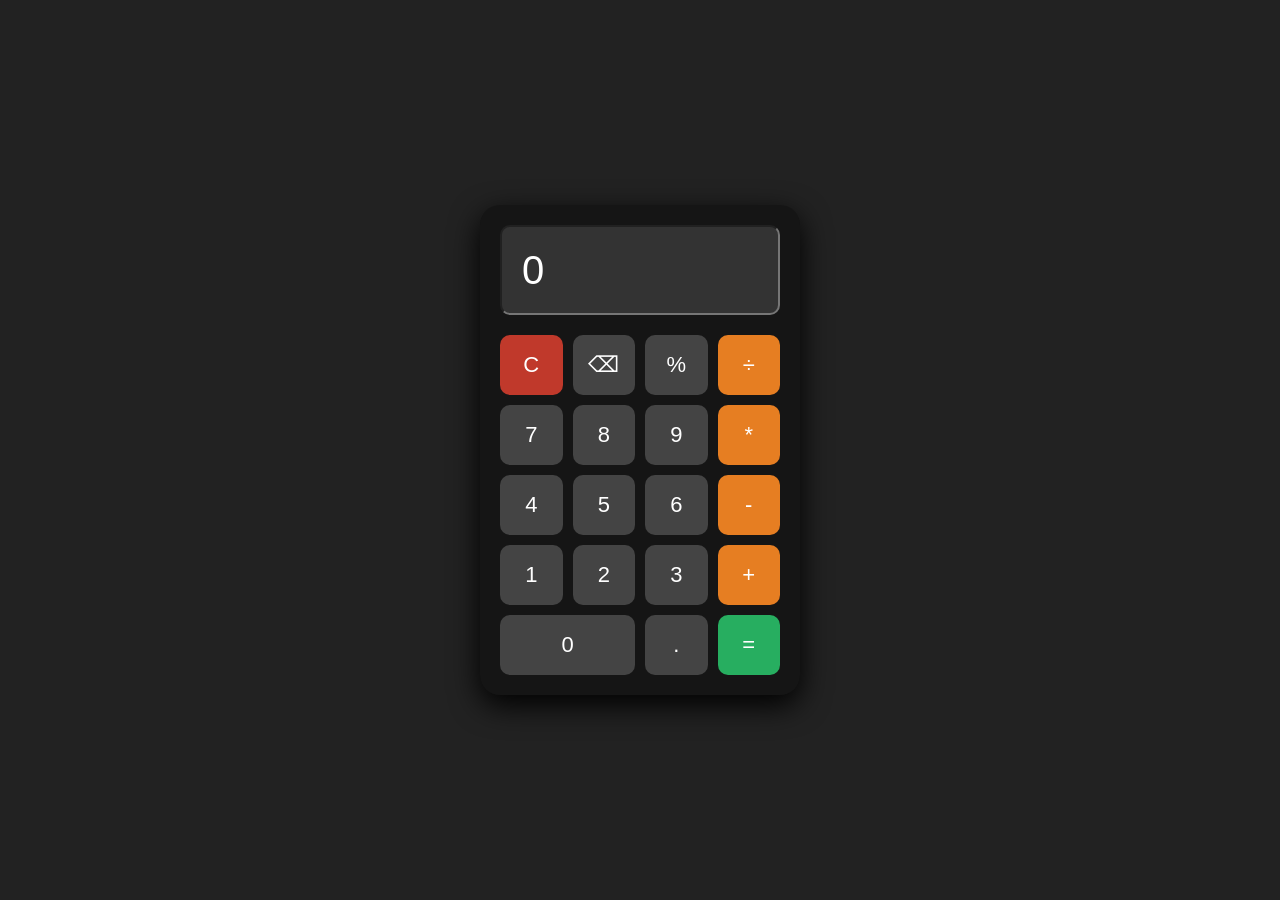
<file: Calculadora/index.html>
<!DOCTYPE html>
<html lang="es">

<head>

    <meta charset="UTF-8">
    <meta name="viewport" content="width=device-width, initial-scale=1.0">

    <title>Calculadora</title>

    <link rel="stylesheet" href="style.css">

</head>

<body>

    <div class="calculadora">

        <!-- Pantalla -->
        <div >
           <input class="board" type="text" id="textbox" value="0" readonly>
        </div>

        <!-- Botones -->
        <div class="botones">

            <button onclick="clear_()" class="limpiar">C</button>
            <button onclick="delete_()"class="delete">⌫</button>
            <button>%</button>
            <button onclick="WriteOperation(this)" class="operador">÷</button>

            <button onclick="WriteNumber(this)">7</button>
            <button onclick="WriteNumber(this)">8</button>
            <button onclick="WriteNumber(this)">9</button>
            <button onclick="WriteOperation(this)" class="operador">*</button>

            <button onclick="WriteNumber(this)">4</button>
            <button onclick="WriteNumber(this)">5</button>
            <button onclick="WriteNumber(this)">6</button>
            <button onclick="WriteOperation(this)" class="operador">-</button>

            <button onclick="WriteNumber(this)">1</button>
            <button onclick="WriteNumber(this)">2</button>
            <button onclick="WriteNumber(this)">3</button>
            <button onclick="WriteOperation(this)" class="operador">+</button>

            <button onclick="WriteNumber(this)" class="cero">0</button>
            <button>.</button>
            <button onclick="resolve()" class="igual">=</button>

        </div>

    </div>
     <script src="script.js"></script>
</body>

</html>
</file>
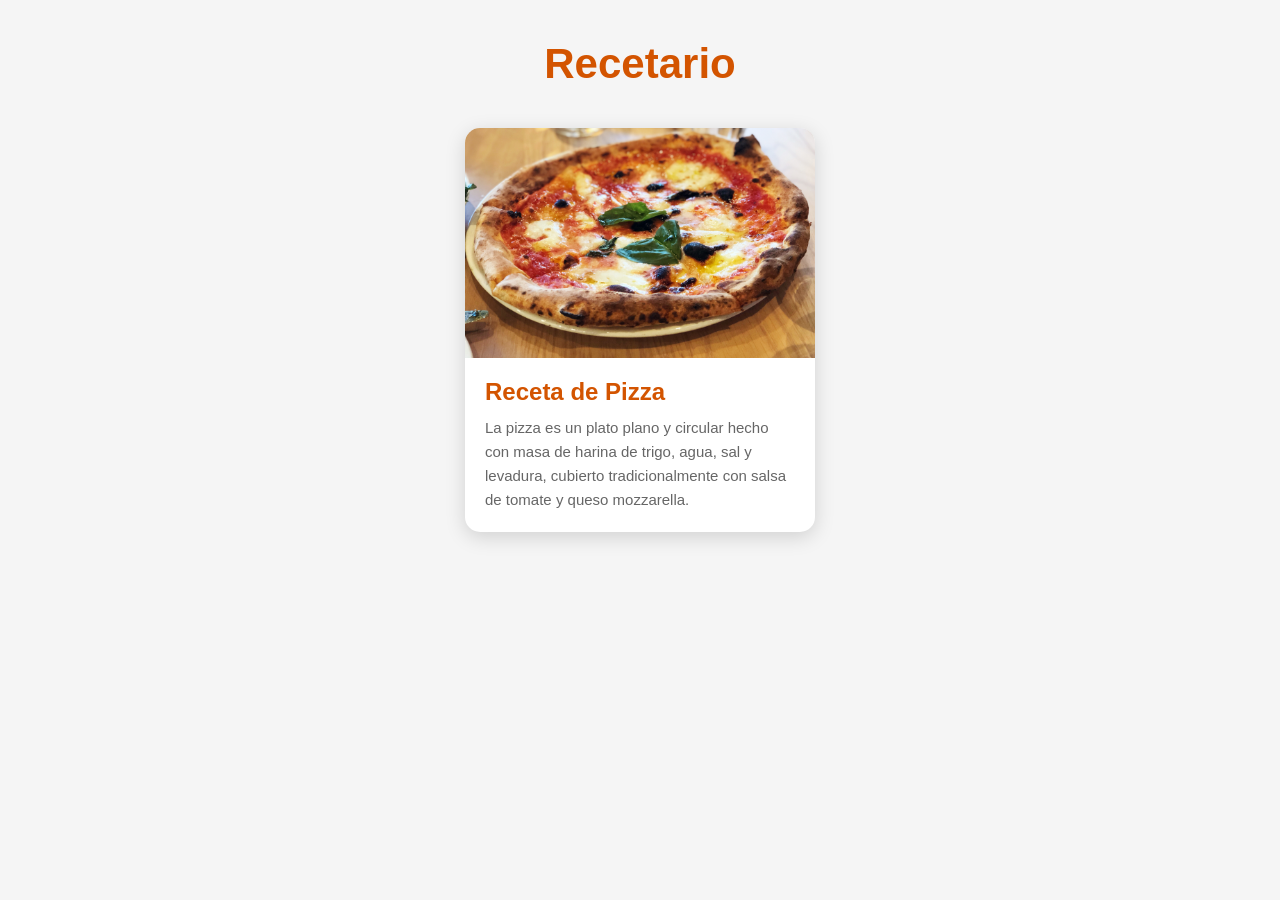
<file: Resetario/index.html>
<!DOCTYPE html>
<html lang="ES">
<head>
    <meta charset="UTF-8">
    <meta name="viewport" content="width=device-width, initial-scale=1.0">

    <title>Recetario</title>

    <link rel="stylesheet" href="style.css">
</head>

<body>

    <h1>Recetario</h1>

    <ul class="recipe-list">

        <li class="recipe-card">

            <a href="Pizza.html">

                <img src="img/Pizza.jpg" alt="Pizza">

                <div class="recipe-content">

                    <h2>Receta de Pizza</h2>

                    <p>
                        La pizza es un plato plano y circular hecho con masa de harina
                        de trigo, agua, sal y levadura, cubierto tradicionalmente con
                        salsa de tomate y queso mozzarella.
                    </p>

                </div>

            </a>

        </li>

    </ul>

</body>
</html>
</file>
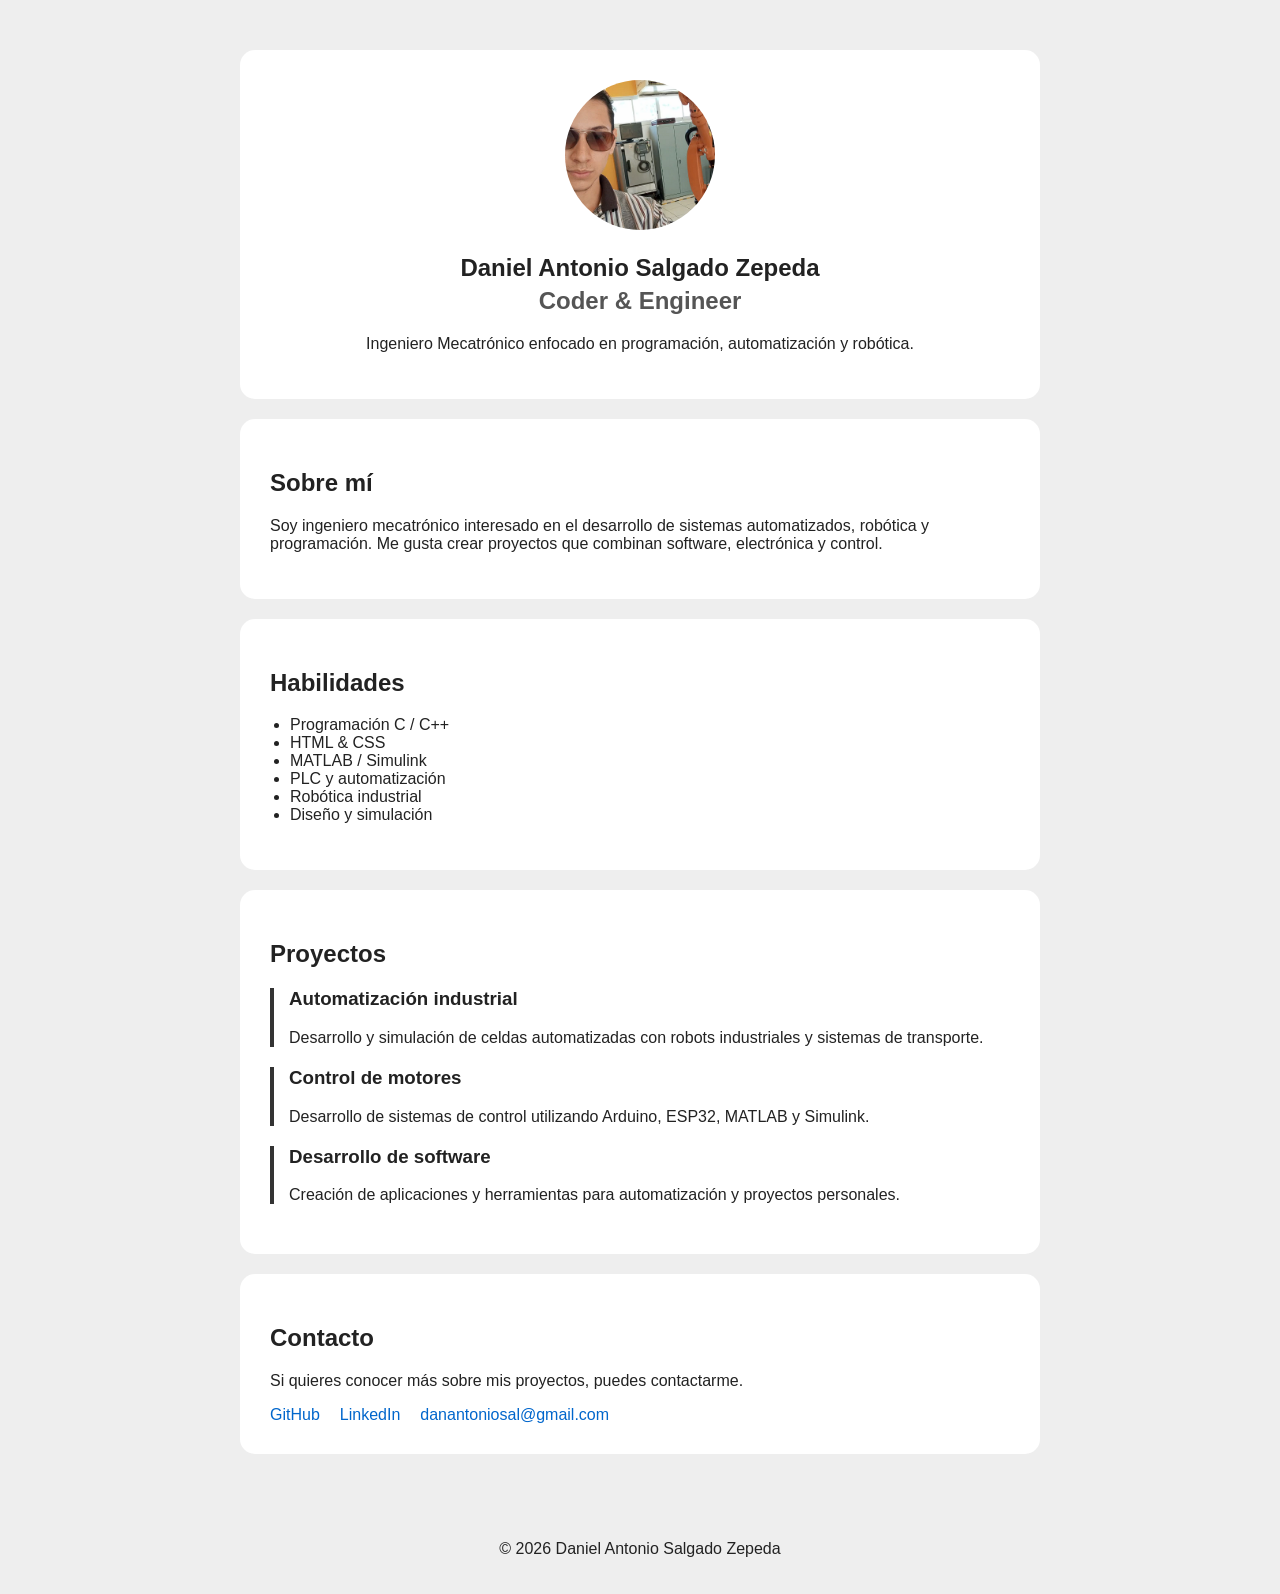
<file: Tarjeta/index.html>
<!DOCTYPE html>
<html lang="ES">

<head>
    <meta charset="UTF-8">
    <meta name="viewport" content="width=device-width, initial-scale=1.0">

    <title>Tarjeta de presentación</title>

    <link rel="stylesheet" href="style.css">
</head>

<body>

    <main>

        <!-- Presentación -->
        <section class="presentacion">

            <img src="img/YOpng.png" alt="Foto de Daniel Antonio">

            <h1>Daniel Antonio Salgado Zepeda</h1>

            <h2>Coder & Engineer</h2>

            <p>
                Ingeniero Mecatrónico enfocado en programación,
                automatización y robótica.
            </p>

        </section>


        <!-- Sobre mí -->
        <section class="sobre-mi">

            <h2>Sobre mí</h2>

            <p>
                Soy ingeniero mecatrónico interesado en el desarrollo
                de sistemas automatizados, robótica y programación.
                Me gusta crear proyectos que combinan software,
                electrónica y control.
            </p>

        </section>


        <!-- Habilidades -->
        <section class="habilidades">

            <h2>Habilidades</h2>

            <ul>
                <li>Programación C / C++</li>
                <li>HTML & CSS</li>
                <li>MATLAB / Simulink</li>
                <li>PLC y automatización</li>
                <li>Robótica industrial</li>
                <li>Diseño y simulación</li>
            </ul>

        </section>


        <!-- Proyectos -->
        <section class="proyectos">

            <h2>Proyectos</h2>

            <article>
                <h3>Automatización industrial</h3>
                <p>
                    Desarrollo y simulación de celdas automatizadas
                    con robots industriales y sistemas de transporte.
                </p>
            </article>

            <article>
                <h3>Control de motores</h3>
                <p>
                    Desarrollo de sistemas de control utilizando
                    Arduino, ESP32, MATLAB y Simulink.
                </p>
            </article>

            <article>
                <h3>Desarrollo de software</h3>
                <p>
                    Creación de aplicaciones y herramientas para
                    automatización y proyectos personales.
                </p>
            </article>

        </section>


        <!-- Contacto -->
        <section class="contacto">

            <h2>Contacto</h2>

            <p>
                Si quieres conocer más sobre mis proyectos,
                puedes contactarme.
            </p>

            <div class="links">
                <a href="https://github.com/Darkux/codes">GitHub</a>
                <a href="https://www.linkedin.com/in/daniel-antonio-salgado-zepeda-73a540224/">LinkedIn</a>
                <a href="mailto:danantoniosal@gmail.com">danantoniosal@gmail.com</a>  <!-- por que no funciona?? -->
            </div>

        </section>

    </main>

    <footer>
        <p>© 2026 Daniel Antonio Salgado Zepeda</p>
    </footer>

</body>

</html>
</file>
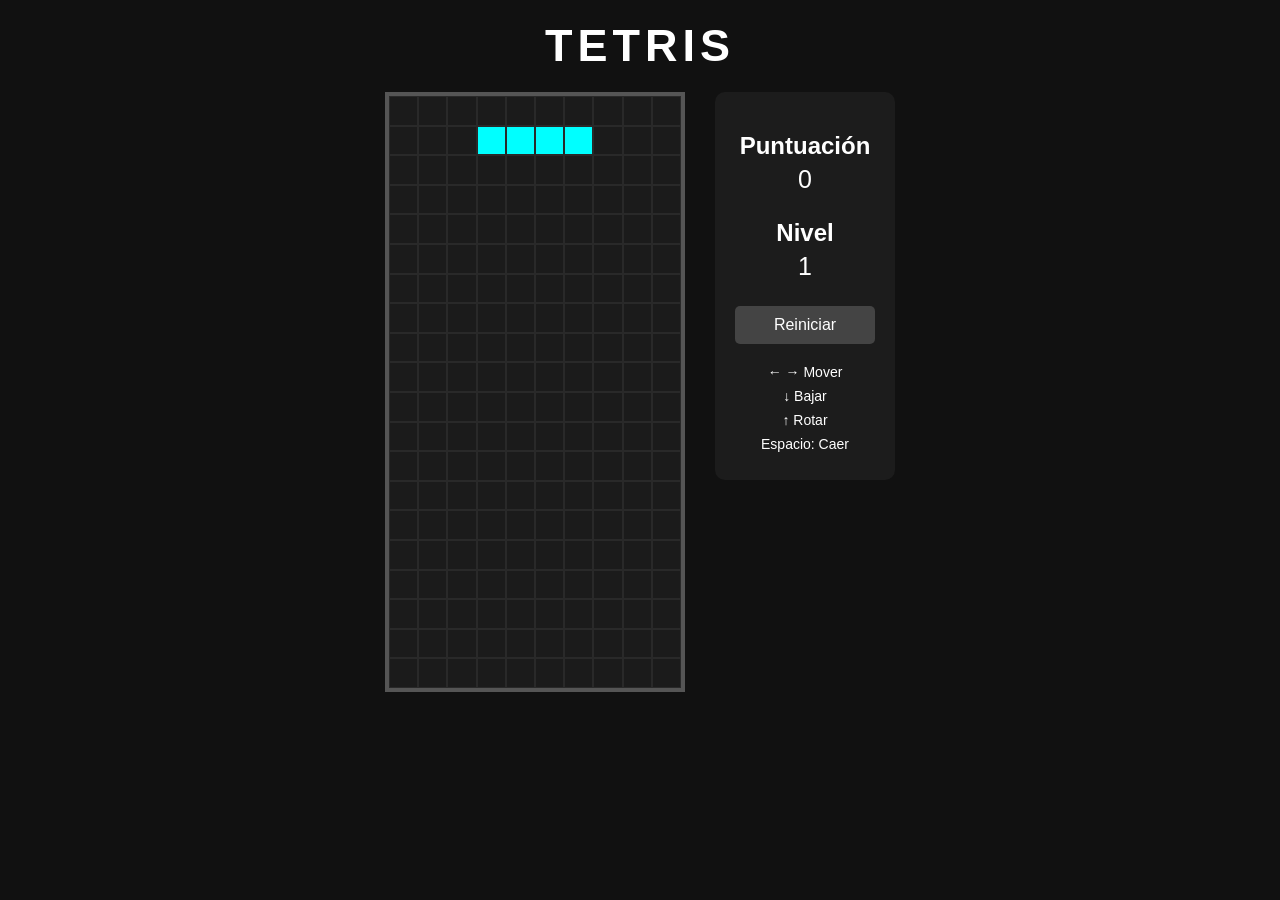
<file: Tetrix/index.html>
<!DOCTYPE html>
<html lang="es">
<head>
    <meta charset="UTF-8">
    <meta name="viewport" content="width=device-width, initial-scale=1.0">

    <title>Tetris</title>

    <link rel="stylesheet" href="style.css">
</head>

<body>

    <h1>TETRIS</h1>

    <div class="game-container">

        <div id="board"></div>

        <div class="info">
            <h2>Puntuación</h2>
            <p id="score">0</p>

            <h2>Nivel</h2>
            <p id="level">1</p>

            <button onclick="restartGame()">Reiniciar</button>

            <div class="controls">
                <p>← → Mover</p>
                <p>↓ Bajar</p>
                <p>↑ Rotar</p>
                <p>Espacio: Caer</p>
            </div>
        </div>

    </div>

    <script src="script.js"></script>

</body>
</html>
</file>
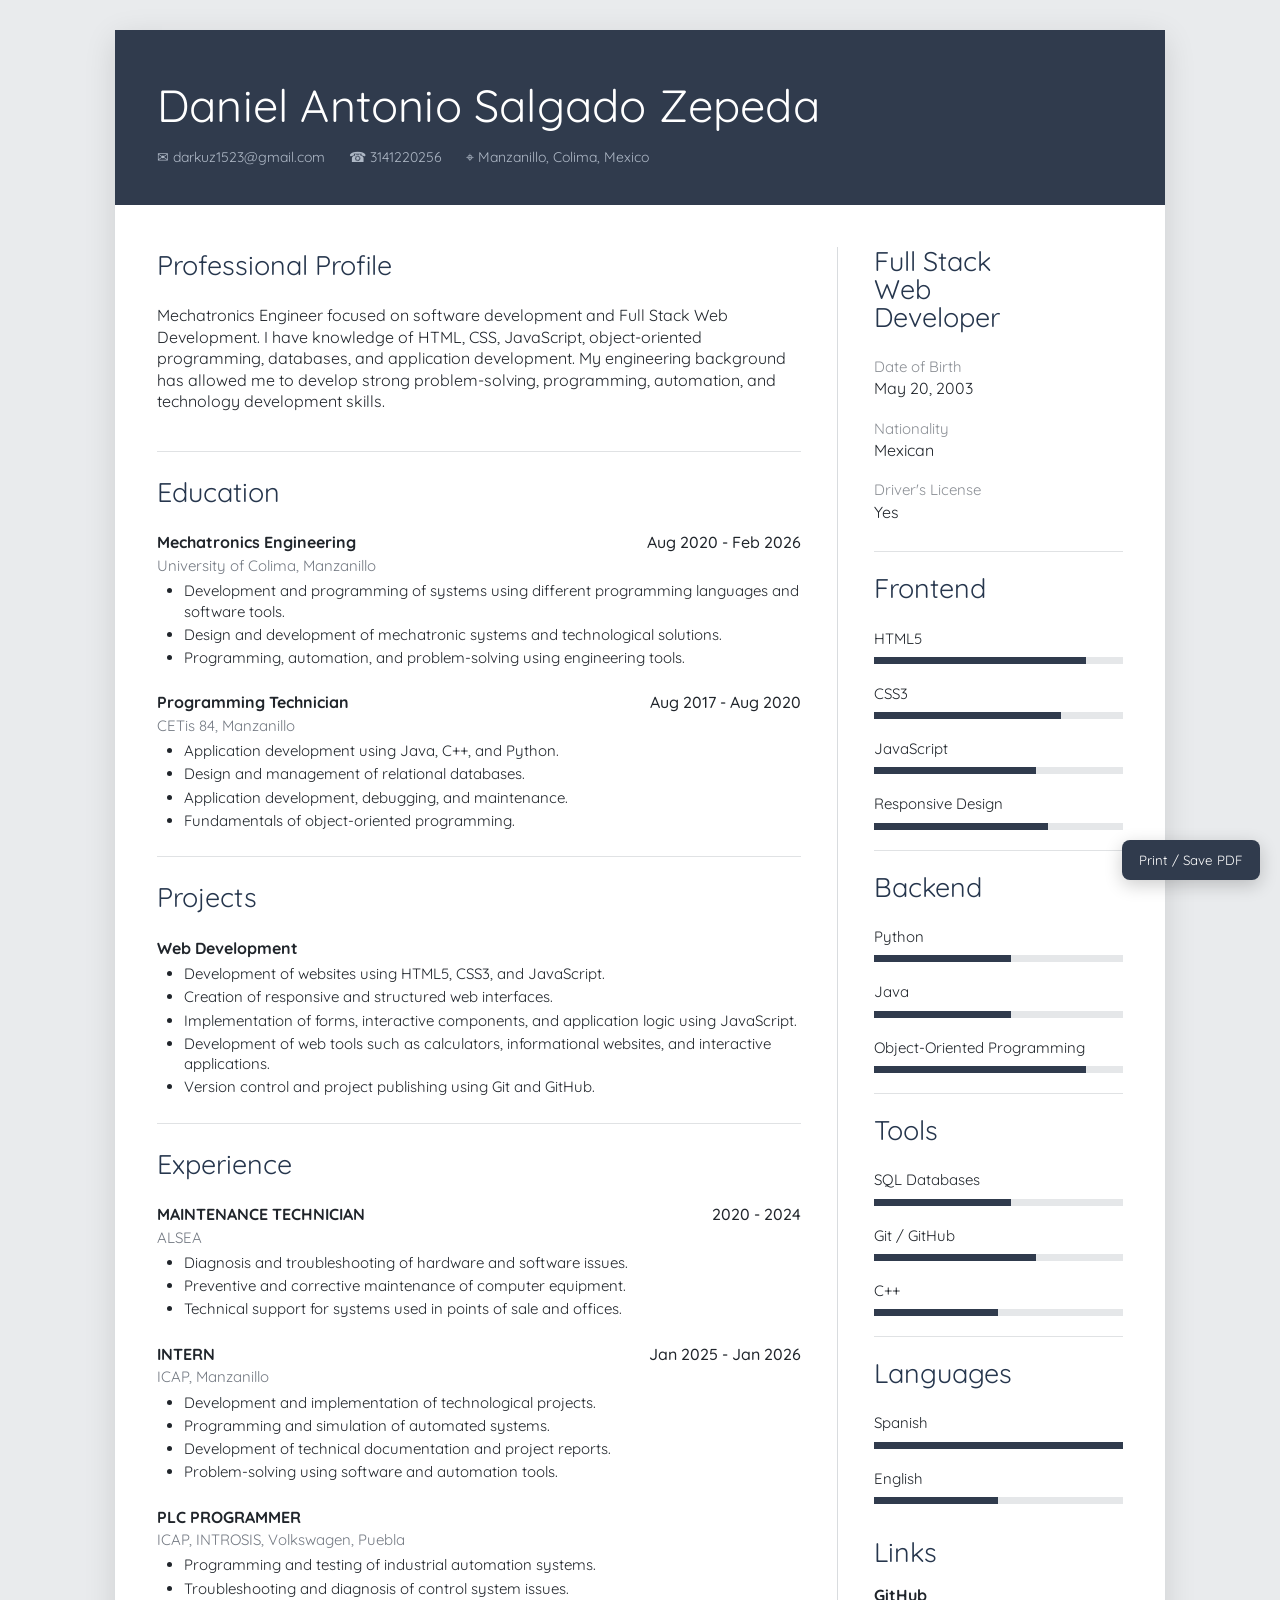
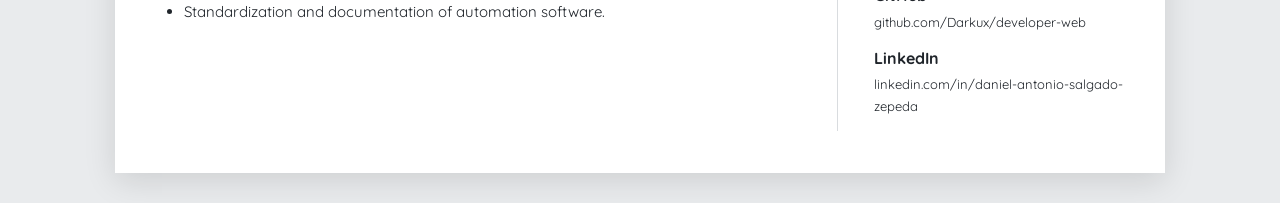
<file: CV/CV_English.html>
<!DOCTYPE html>
<html lang="en">

<head>
<meta charset="UTF-8">
<meta name="viewport" content="width=device-width, initial-scale=1.0">

<title>CV - Daniel Antonio Salgado Zepeda</title>

<link rel="stylesheet" href="style.css">

</head>


<body>

  <div class="cv">


    <header class="header">

      <h1>Daniel Antonio Salgado Zepeda</h1>

      <div class="contact">

        <span>✉ darkuz1523@gmail.com</span>

        <span>☎ 3141220256</span>

        <span>⌖ Manzanillo, Colima, Mexico</span>

      </div>

    </header>


    <div class="layout">


      <main>


        <!-- PROFESSIONAL PROFILE -->

        <section class="section">

          <h2>Professional Profile</h2>

          <p>

            Mechatronics Engineer focused on software development and
            Full Stack Web Development. I have knowledge of HTML,
            CSS, JavaScript, object-oriented programming, databases,
            and application development.

            My engineering background has allowed me to develop
            strong problem-solving, programming, automation, and
            technology development skills.

          </p>

        </section>


        <!-- EDUCATION -->

        <section class="section">

          <h2>Education</h2>


          <div class="entry">

            <div class="entry-title">

              <span>Mechatronics Engineering</span>

              <span class="date">
                Aug 2020 - Feb 2026
              </span>

            </div>


            <div class="place">

              University of Colima, Manzanillo

            </div>


            <ul>

              <li>

                Development and programming of systems using
                different programming languages and software tools.

              </li>

              <li>

                Design and development of mechatronic systems
                and technological solutions.

              </li>

              <li>

                Programming, automation, and problem-solving
                using engineering tools.

              </li>

            </ul>

          </div>



          <div class="entry">

            <div class="entry-title">

              <span>Programming Technician</span>

              <span class="date">
                Aug 2017 - Aug 2020
              </span>

            </div>


            <div class="place">

              CETis 84, Manzanillo

            </div>


            <ul>

              <li>

                Application development using Java, C++, and Python.

              </li>

              <li>

                Design and management of relational databases.

              </li>

              <li>

                Application development, debugging, and maintenance.

              </li>

              <li>

                Fundamentals of object-oriented programming.

              </li>

            </ul>

          </div>

        </section>


        <!-- PROJECTS -->

        <section class="section">

          <h2>Projects</h2>


          <div class="entry">

            <div class="entry-title">

              <span>Web Development</span>

            </div>


            <ul>

              <li>

                Development of websites using HTML5, CSS3,
                and JavaScript.

              </li>

              <li>

                Creation of responsive and structured
                web interfaces.

              </li>

              <li>

                Implementation of forms, interactive components,
                and application logic using JavaScript.

              </li>

              <li>

                Development of web tools such as calculators,
                informational websites, and interactive applications.

              </li>

              <li>

                Version control and project publishing using
                Git and GitHub.

              </li>

            </ul>

          </div>

        </section>


        <!-- EXPERIENCE -->

        <section class="section">

          <h2>Experience</h2>


          <div class="entry">

            <div class="entry-title">

              <span>MAINTENANCE TECHNICIAN</span>

              <span class="date">
                2020 - 2024
              </span>

            </div>


            <div class="place">

              ALSEA

            </div>


            <ul>

              <li>

                Diagnosis and troubleshooting of hardware
                and software issues.

              </li>

              <li>

                Preventive and corrective maintenance
                of computer equipment.

              </li>

              <li>

                Technical support for systems used in
                points of sale and offices.

              </li>

            </ul>

          </div>



          <div class="entry">

            <div class="entry-title">

              <span>INTERN</span>

              <span class="date">
                Jan 2025 - Jan 2026
              </span>

            </div>


            <div class="place">

              ICAP, Manzanillo

            </div>


            <ul>

              <li>

                Development and implementation of
                technological projects.

              </li>

              <li>

                Programming and simulation of
                automated systems.

              </li>

              <li>

                Development of technical documentation
                and project reports.

              </li>

              <li>

                Problem-solving using software
                and automation tools.

              </li>

            </ul>

          </div>



          <div class="entry">

            <div class="entry-title">

              <span>PLC PROGRAMMER</span>

            </div>


            <div class="place">

              ICAP, INTROSIS, Volkswagen, Puebla

            </div>


            <ul>

              <li>

                Programming and testing of industrial
                automation systems.

              </li>

              <li>

                Troubleshooting and diagnosis of
                control system issues.

              </li>

              <li>

                Standardization and documentation
                of automation software.

              </li>

            </ul>

          </div>

        </section>

      </main>


      <aside>


        <!-- PROFILE -->

        <section class="profile">

          <h2>
            Full Stack<br>
            Web<br>
            Developer
          </h2>


          <div class="data">

            <div class="label">
              Date of Birth
            </div>

            <div class="value">
              May 20, 2003
            </div>

          </div>


          <div class="data">

            <div class="label">
              Nationality
            </div>

            <div class="value">
              Mexican
            </div>

          </div>


          <div class="data">

            <div class="label">
              Driver's License
            </div>

            <div class="value">
              Yes
            </div>

          </div>

        </section>


        <!-- FRONTEND -->

        <section class="skills">

          <h2>Frontend</h2>


          <div class="skill">

            <div class="skill-name">
              HTML5
            </div>

            <div class="bar">

              <span style="width:85%"></span>

            </div>

          </div>



          <div class="skill">

            <div class="skill-name">
              CSS3
            </div>

            <div class="bar">

              <span style="width:75%"></span>

            </div>

          </div>



          <div class="skill">

            <div class="skill-name">
              JavaScript
            </div>

            <div class="bar">

              <span style="width:65%"></span>

            </div>

          </div>



          <div class="skill">

            <div class="skill-name">
              Responsive Design
            </div>

            <div class="bar">

              <span style="width:70%"></span>

            </div>

          </div>

        </section>


        <!-- BACKEND -->

        <section class="skills">

          <h2>Backend</h2>


          <div class="skill">

            <div class="skill-name">
              Python
            </div>

            <div class="bar">

              <span style="width:55%"></span>

            </div>

          </div>



          <div class="skill">

            <div class="skill-name">
              Java
            </div>

            <div class="bar">

              <span style="width:55%"></span>

            </div>

          </div>



          <div class="skill">

            <div class="skill-name">
              Object-Oriented Programming
            </div>

            <div class="bar">

              <span style="width:85%"></span>

            </div>

          </div>

        </section>


        <!-- TOOLS -->

        <section class="skills">

          <h2>Tools</h2>


          <div class="skill">

            <div class="skill-name">
              SQL Databases
            </div>

            <div class="bar">

              <span style="width:55%"></span>

            </div>

          </div>



          <div class="skill">

            <div class="skill-name">
              Git / GitHub
            </div>

            <div class="bar">

              <span style="width:65%"></span>

            </div>

          </div>



          <div class="skill">

            <div class="skill-name">
              C++
            </div>

            <div class="bar">

              <span style="width:50%"></span>

            </div>

          </div>

        </section>


        <!-- LANGUAGES -->

        <section class="skills">

          <h2>Languages</h2>


          <div class="skill">

            <div class="skill-name">
              Spanish
            </div>

            <div class="bar">

              <span style="width:100%"></span>

            </div>

          </div>



          <div class="skill">

            <div class="skill-name">
              English
            </div>

            <div class="bar">

              <span style="width:50%"></span>

            </div>

          </div>

        </section>


        <!-- LINKS -->

        <section class="links">

          <h2>Links</h2>


          <div class="link">

            <span>GitHub</span>

            <a
              href="https://github.com/Darkux/developer-web"
              target="_blank">

              github.com/Darkux/developer-web

            </a>

          </div>



          <div class="link">

            <span>LinkedIn</span>

            <a
              href="https://www.linkedin.com/in/daniel-antonio-salgado-zepeda-73a540224"
              target="_blank">

              linkedin.com/in/daniel-antonio-salgado-zepeda

            </a>

          </div>

        </section>


      </aside>

    </div>

  </div>


  <button
    class="print-btn"
    onclick="window.print()">

    Print / Save PDF

  </button>


</body>

</html>
</file>
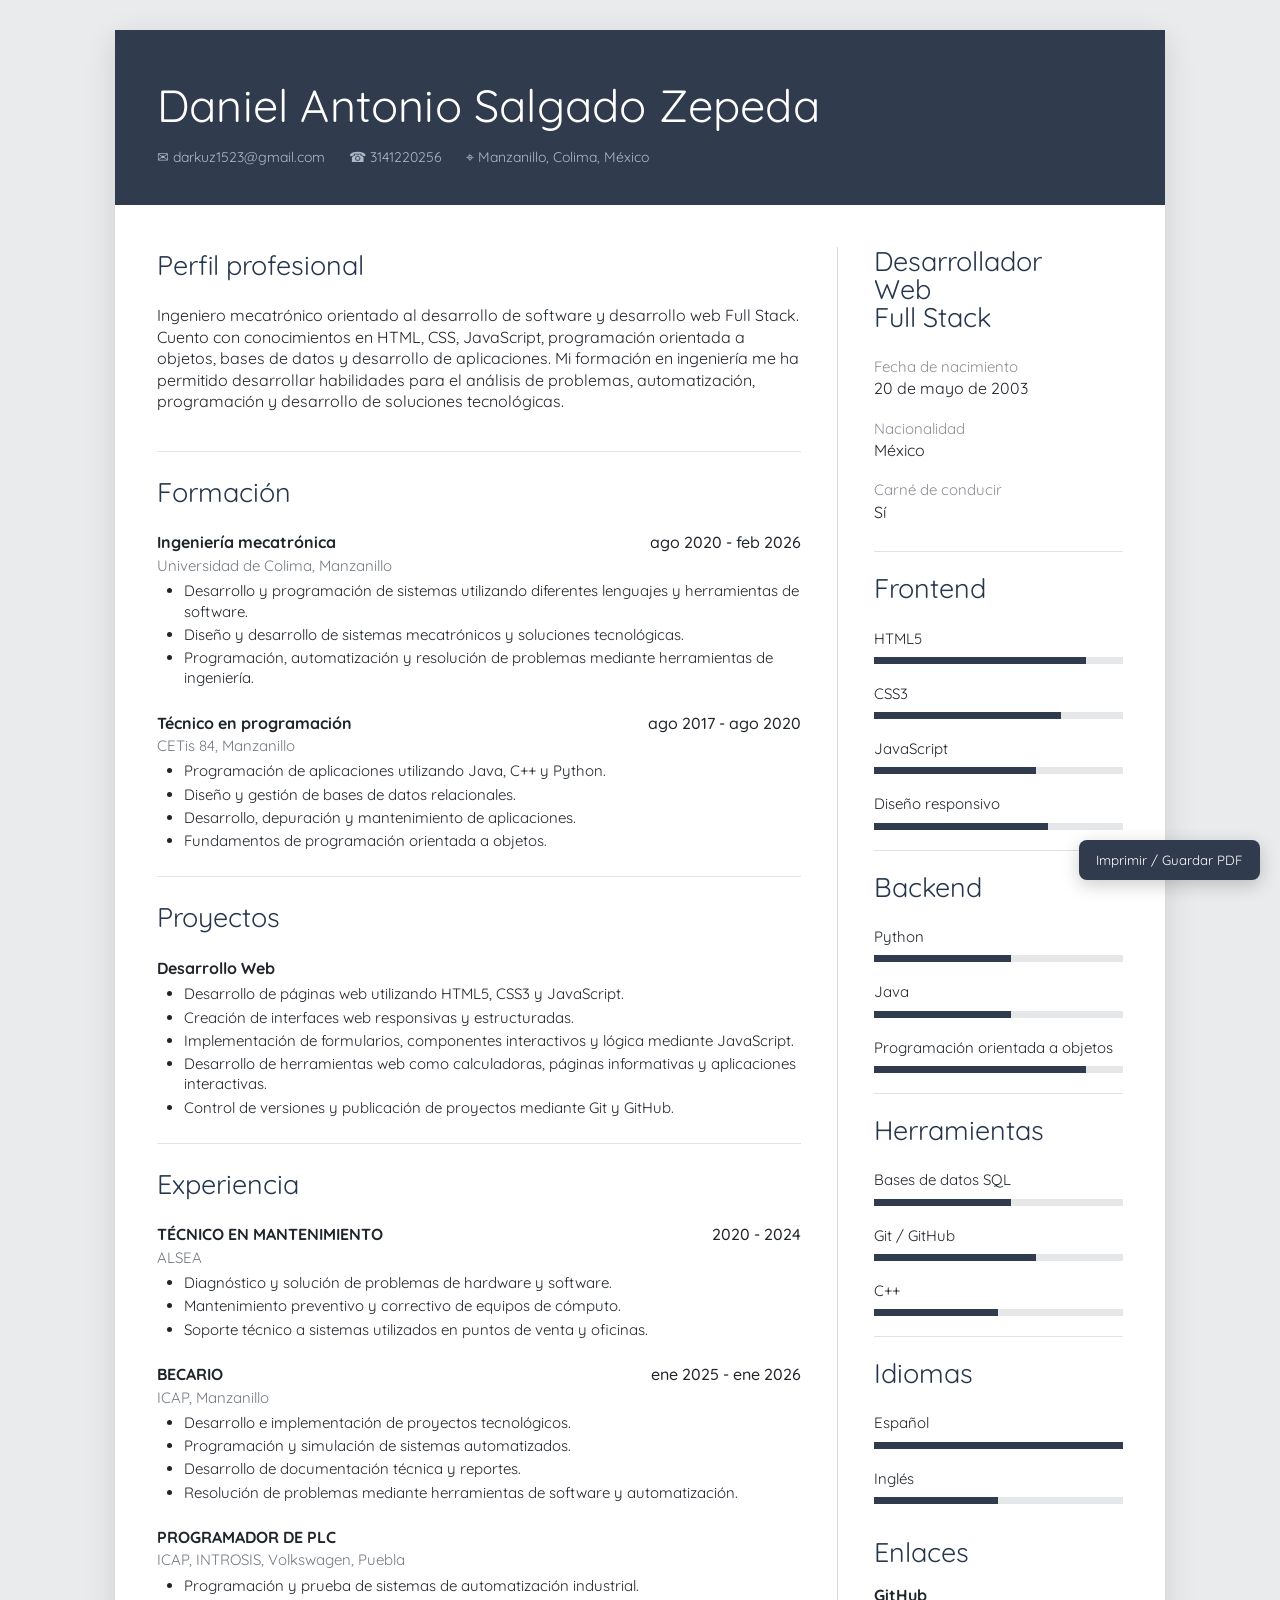
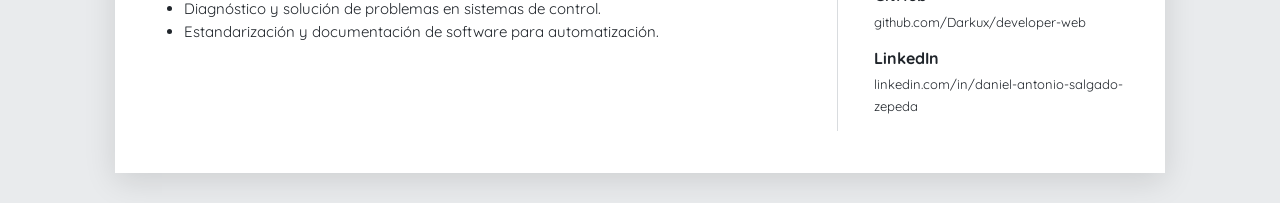
<file: CV/CV_Spanish.html>
<!DOCTYPE html>
<html lang="es">
<head>
<meta charset="UTF-8">
<meta name="viewport" content="width=device-width, initial-scale=1.0">
<title>CV - Daniel Antonio Salgado Zepeda</title>
<link rel="stylesheet" href="style.css">
</head>

<body>

  <div class="cv">  

    <header class="header">
      <h1>Daniel Antonio Salgado Zepeda</h1>

      <div class="contact">
        <span>✉ darkuz1523@gmail.com</span>
        <span>☎ 3141220256</span>
        <span>⌖ Manzanillo, Colima, México</span>
      </div>
    </header>


    <div class="layout">

      <main>

        <!-- PERFIL -->
        <section class="section">

          <h2>Perfil profesional</h2>

          <p>
            Ingeniero mecatrónico orientado al desarrollo de software y
            desarrollo web Full Stack. Cuento con conocimientos en HTML,
            CSS, JavaScript, programación orientada a objetos, bases de datos
            y desarrollo de aplicaciones.

            Mi formación en ingeniería me ha permitido desarrollar habilidades
            para el análisis de problemas, automatización, programación y
            desarrollo de soluciones tecnológicas.
          </p>

        </section>


        <!-- FORMACIÓN -->
        <section class="section">

          <h2>Formación</h2>

          <div class="entry">

            <div class="entry-title">
              <span>Ingeniería mecatrónica</span>
              <span class="date">ago 2020 - feb 2026</span>
            </div>

            <div class="place">
              Universidad de Colima, Manzanillo
            </div>

            <ul>
              <li>
                Desarrollo y programación de sistemas utilizando
                diferentes lenguajes y herramientas de software.
              </li>

              <li>
                Diseño y desarrollo de sistemas mecatrónicos y
                soluciones tecnológicas.
              </li>

              <li>
                Programación, automatización y resolución de problemas
                mediante herramientas de ingeniería.
              </li>
            </ul>

          </div>


          <div class="entry">

            <div class="entry-title">
              <span>Técnico en programación</span>
              <span class="date">ago 2017 - ago 2020</span>
            </div>

            <div class="place">
              CETis 84, Manzanillo
            </div>

            <ul>

              <li>
                Programación de aplicaciones utilizando Java, C++ y Python.
              </li>

              <li>
                Diseño y gestión de bases de datos relacionales.
              </li>

              <li>
                Desarrollo, depuración y mantenimiento de aplicaciones.
              </li>

              <li>
                Fundamentos de programación orientada a objetos.
              </li>

            </ul>

          </div>

        </section>


        <!-- PROYECTOS WEB -->
        <section class="section">

          <h2>Proyectos</h2>

          <div class="entry">

            <div class="entry-title">
              <span>Desarrollo Web</span>
            </div>

            <ul>

              <li>
                Desarrollo de páginas web utilizando HTML5, CSS3 y JavaScript.
              </li>

              <li>
                Creación de interfaces web responsivas y estructuradas.
              </li>

              <li>
                Implementación de formularios, componentes interactivos
                y lógica mediante JavaScript.
              </li>

              <li>
                Desarrollo de herramientas web como calculadoras,
                páginas informativas y aplicaciones interactivas.
              </li>

              <li>
                Control de versiones y publicación de proyectos mediante Git
                y GitHub.
              </li>

            </ul>

          </div>

        </section>


        <!-- EXPERIENCIA -->
        <section class="section">

          <h2>Experiencia</h2>


          <div class="entry">

            <div class="entry-title">

              <span>TÉCNICO EN MANTENIMIENTO</span>

              <span class="date">
                2020 - 2024
              </span>

            </div>

            <div class="place">
              ALSEA
            </div>

            <ul>

              <li>
                Diagnóstico y solución de problemas de hardware y software.
              </li>

              <li>
                Mantenimiento preventivo y correctivo de equipos de cómputo.
              </li>

              <li>
                Soporte técnico a sistemas utilizados en puntos de venta
                y oficinas.
              </li>

            </ul>

          </div>


          <div class="entry">

            <div class="entry-title">
              <span>BECARIO</span>

              <span class="date">
                ene 2025 - ene 2026
              </span>
            </div>

            <div class="place">
              ICAP, Manzanillo
            </div>

            <ul>

              <li>
                Desarrollo e implementación de proyectos tecnológicos.
              </li>

              <li>
                Programación y simulación de sistemas automatizados.
              </li>

              <li>
                Desarrollo de documentación técnica y reportes.
              </li>

              <li>
                Resolución de problemas mediante herramientas
                de software y automatización.
              </li>

            </ul>

          </div>


          <div class="entry">

            <div class="entry-title">

              <span>PROGRAMADOR DE PLC</span>

            </div>

            <div class="place">
              ICAP, INTROSIS, Volkswagen, Puebla
            </div>

            <ul>

              <li>
                Programación y prueba de sistemas de automatización industrial.
              </li>

              <li>
                Diagnóstico y solución de problemas en sistemas de control.
              </li>

              <li>
                Estandarización y documentación de software para automatización.
              </li>

            </ul>

          </div>

        </section>

      </main>


      <aside>


        <!-- PERFIL -->
        <section class="profile">

          <h2>Desarrollador<br>Web<br>Full Stack</h2>


          <div class="data">

            <div class="label">
              Fecha de nacimiento
            </div>

            <div class="value">
              20 de mayo de 2003
            </div>

          </div>


          <div class="data">

            <div class="label">
              Nacionalidad
            </div>

            <div class="value">
              México
            </div>

          </div>


          <div class="data">

            <div class="label">
              Carné de conducir
            </div>

            <div class="value">
              Sí
            </div>

          </div>

        </section>


        <!-- FRONTEND -->
        <section class="skills">

          <h2>Frontend</h2>


          <div class="skill">

            <div class="skill-name">
              HTML5
            </div>

            <div class="bar">
              <span style="width:85%"></span>
            </div>

          </div>


          <div class="skill">

            <div class="skill-name">
              CSS3
            </div>

            <div class="bar">
              <span style="width:75%"></span>
            </div>

          </div>


          <div class="skill">

            <div class="skill-name">
              JavaScript
            </div>

            <div class="bar">
              <span style="width:65%"></span>
            </div>

          </div>


          <div class="skill">

            <div class="skill-name">
              Diseño responsivo
            </div>

            <div class="bar">
              <span style="width:70%"></span>
            </div>

          </div>

        </section>


        <!-- BACKEND -->
        <section class="skills">

          <h2>Backend</h2>


          <div class="skill">

            <div class="skill-name">
              Python
            </div>

            <div class="bar">
              <span style="width:55%"></span>
            </div>

          </div>


          <div class="skill">

            <div class="skill-name">
              Java
            </div>

            <div class="bar">
              <span style="width:55%"></span>
            </div>

          </div>


          <div class="skill">

            <div class="skill-name">
              Programación orientada a objetos
            </div>

            <div class="bar">
              <span style="width:85%"></span>
            </div>

          </div>

        </section>


        <!-- BASES DE DATOS -->
        <section class="skills">

          <h2>Herramientas</h2>


          <div class="skill">

            <div class="skill-name">
              Bases de datos SQL
            </div>

            <div class="bar">
              <span style="width:55%"></span>
            </div>

          </div>


          <div class="skill">

            <div class="skill-name">
              Git / GitHub
            </div>

            <div class="bar">
              <span style="width:65%"></span>
            </div>

          </div>


          <div class="skill">

            <div class="skill-name">
              C++
            </div>

            <div class="bar">
              <span style="width:50%"></span>
            </div>

          </div>

        </section>


        <!-- IDIOMAS -->
        <section class="skills">

          <h2>Idiomas</h2>


          <div class="skill">

            <div class="skill-name">
              Español
            </div>

            <div class="bar">
              <span style="width:100%"></span>
            </div>

          </div>


          <div class="skill">

            <div class="skill-name">
              Inglés
            </div>

            <div class="bar">
              <span style="width:50%"></span>
            </div>

          </div>

        </section>


        <!-- ENLACES -->
        <section class="links">

          <h2>Enlaces</h2>


          <div class="link">

            <span>GitHub</span>

            <a
              href="https://github.com/Darkux/developer-web"
              target="_blank">

              github.com/Darkux/developer-web

            </a>

          </div>


          <div class="link">

            <span>LinkedIn</span>

            <a
              href="https://www.linkedin.com/in/daniel-antonio-salgado-zepeda-73a540224"
              target="_blank">

              linkedin.com/in/daniel-antonio-salgado-zepeda

            </a>

          </div>

        </section>


      </aside>

    </div>

  </div>


  <button
    class="print-btn"
    onclick="window.print()">

    Imprimir / Guardar PDF

  </button>

</body>
</html>
</file>
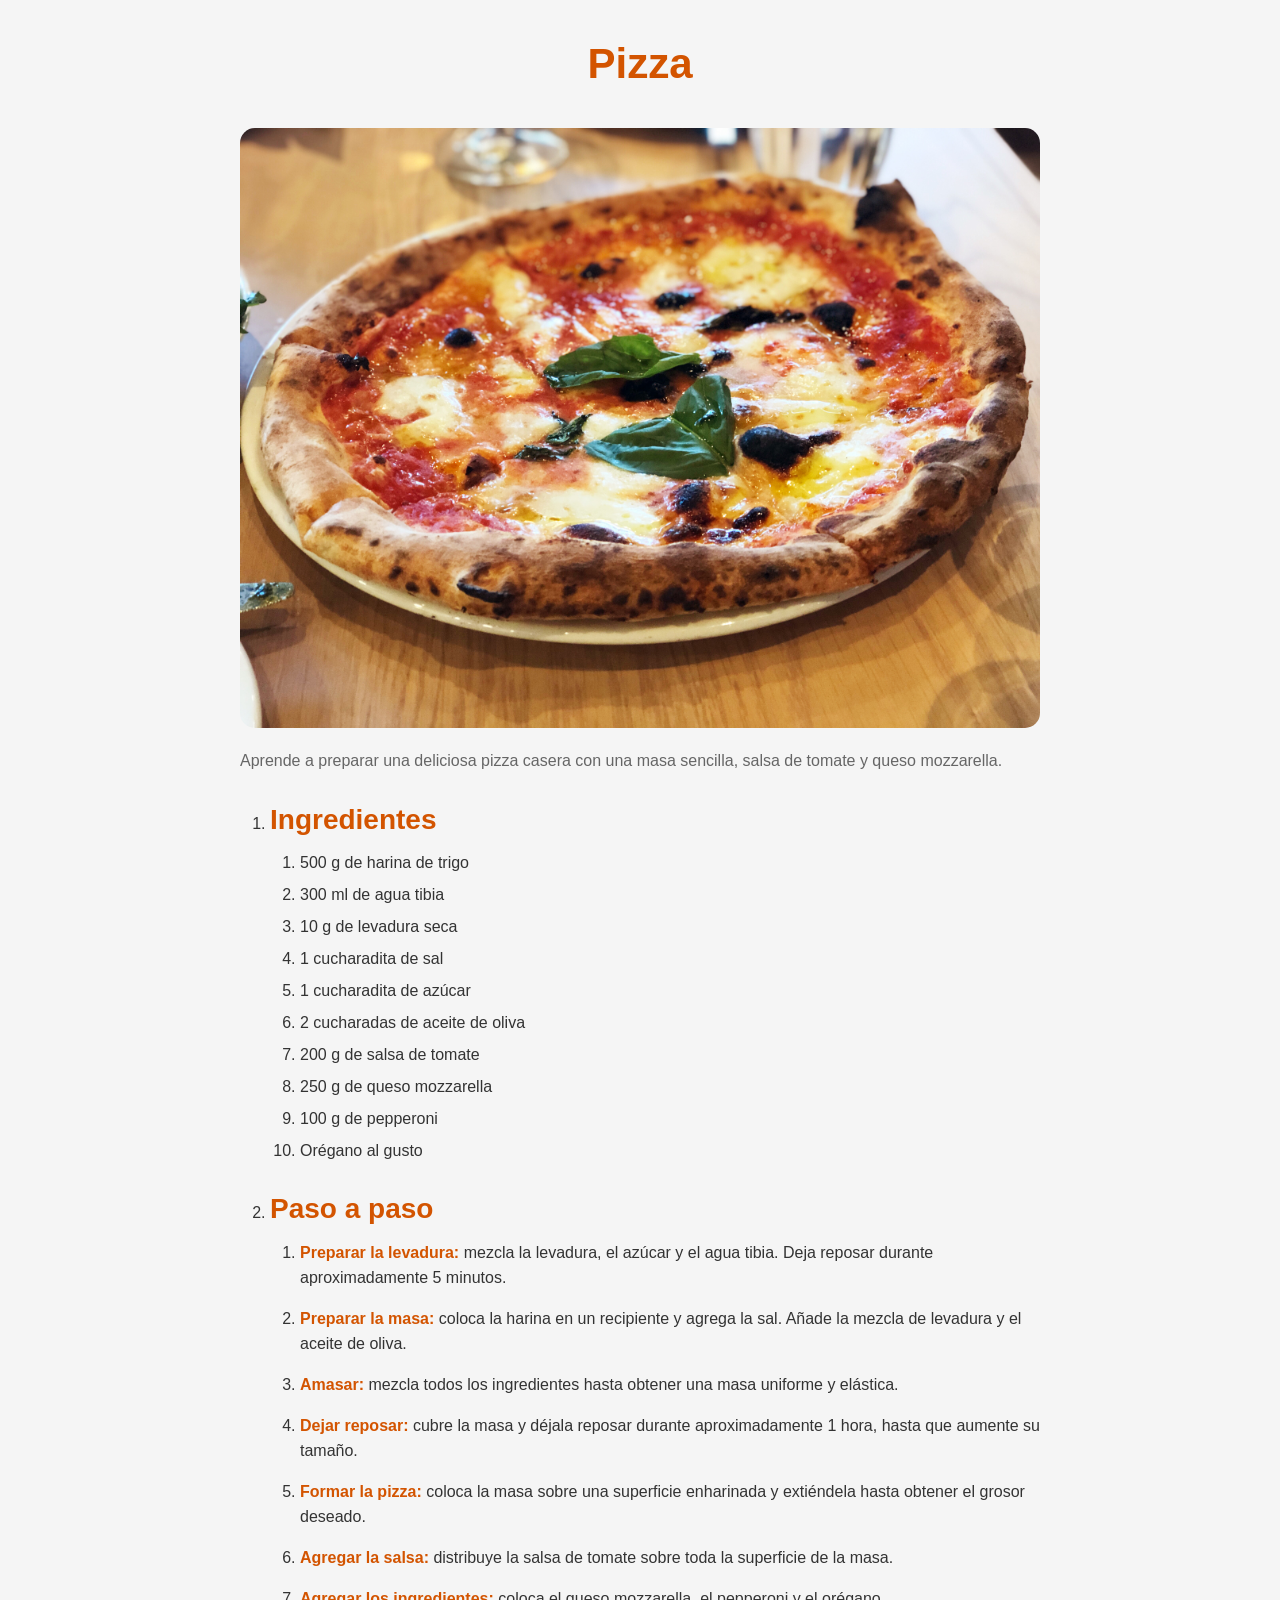
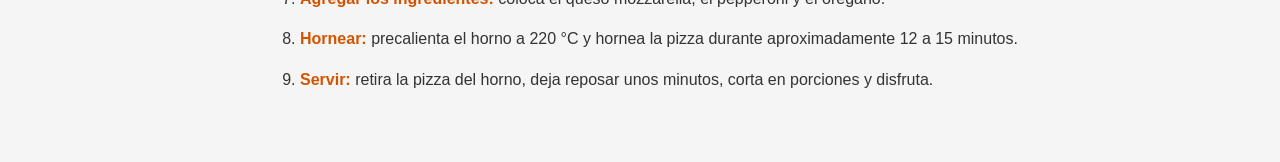
<file: Resetario/Pizza.html>
<!DOCTYPE html>
<html lang="ES">
<head>
    <meta charset="UTF-8">
    <meta name="viewport" content="width=device-width, initial-scale=1.0">

    <title>Recetario - Pizza</title>

    <link rel="stylesheet" href="style.css">
</head>

<body>

    <h1>Pizza</h1>

    <a class="recipe-image" href="">
        <img src="img/Pizza.jpg" alt="Pizza casera">
    </a>

    <p class="recipe-description">
        Aprende a preparar una deliciosa pizza casera con una masa sencilla,
        salsa de tomate y queso mozzarella.
    </p>

    <ol class="recipe-sections">

        <!-- INGREDIENTES -->
        <li class="recipe-section">

            <h2>Ingredientes</h2>

            <ol class="ingredients">

                <li>500 g de harina de trigo</li>
                <li>300 ml de agua tibia</li>
                <li>10 g de levadura seca</li>
                <li>1 cucharadita de sal</li>
                <li>1 cucharadita de azúcar</li>
                <li>2 cucharadas de aceite de oliva</li>
                <li>200 g de salsa de tomate</li>
                <li>250 g de queso mozzarella</li>
                <li>100 g de pepperoni</li>
                <li>Orégano al gusto</li>

            </ol>

        </li>

        <!-- PASO A PASO -->
        <li class="recipe-section">

            <h2>Paso a paso</h2>

            <ol class="steps">

                <li>
                    <strong>Preparar la levadura:</strong>
                    mezcla la levadura, el azúcar y el agua tibia.
                    Deja reposar durante aproximadamente 5 minutos.
                </li>

                <li>
                    <strong>Preparar la masa:</strong>
                    coloca la harina en un recipiente y agrega la sal.
                    Añade la mezcla de levadura y el aceite de oliva.
                </li>

                <li>
                    <strong>Amasar:</strong>
                    mezcla todos los ingredientes hasta obtener una masa
                    uniforme y elástica.
                </li>

                <li>
                    <strong>Dejar reposar:</strong>
                    cubre la masa y déjala reposar durante aproximadamente
                    1 hora, hasta que aumente su tamaño.
                </li>

                <li>
                    <strong>Formar la pizza:</strong>
                    coloca la masa sobre una superficie enharinada y
                    extiéndela hasta obtener el grosor deseado.
                </li>

                <li>
                    <strong>Agregar la salsa:</strong>
                    distribuye la salsa de tomate sobre toda la superficie
                    de la masa.
                </li>

                <li>
                    <strong>Agregar los ingredientes:</strong>
                    coloca el queso mozzarella, el pepperoni y el orégano.
                </li>

                <li>
                    <strong>Hornear:</strong>
                    precalienta el horno a 220 °C y hornea la pizza durante
                    aproximadamente 12 a 15 minutos.
                </li>

                <li>
                    <strong>Servir:</strong>
                    retira la pizza del horno, deja reposar unos minutos,
                    corta en porciones y disfruta.
                </li>

            </ol>

        </li>

    </ol>

</body>
</html>
</file>
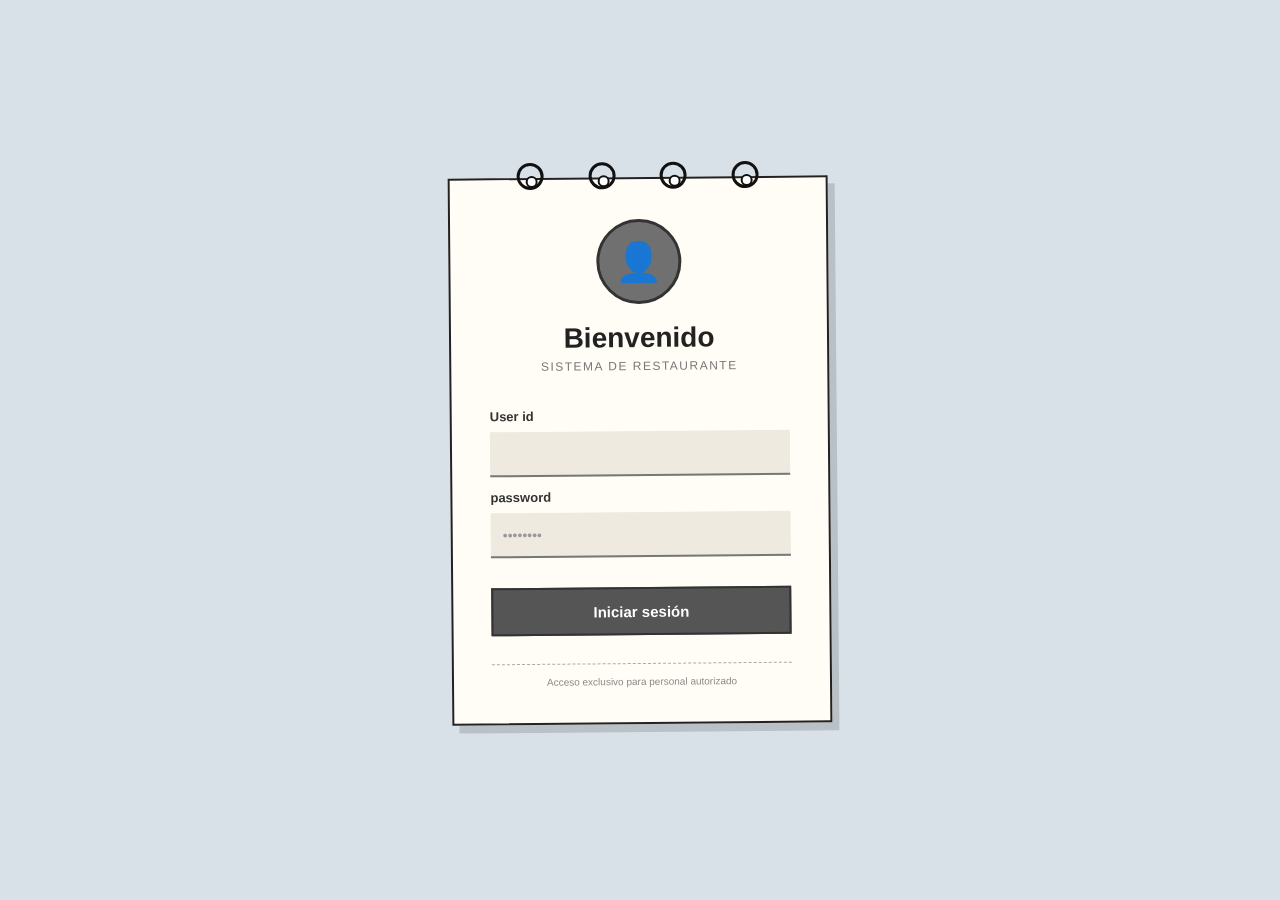
<file: Project/PointSale/dashboard.html>
<!DOCTYPE html>
<html lang="es">

<head>

    <meta charset="UTF-8">

    <meta name="viewport"
          content="width=device-width, initial-scale=1.0">

    <title>Cuentas Activas</title>
    <link rel="stylesheet" href="style/dashboard.css">
</head>


<body>
    
<div class="contenedor">


    <!-- =====================================================
         SIDEBAR
    ===================================================== -->

    <aside class="sidebar">


        <!-- PERFIL FIJO -->

        <div class="perfil">

            <div class="foto-mesero">
                👤
            </div>

            <div class="nombre-mesero">
                Daniel
            </div>

            <div class="cargo-mesero">
                Mesero
            </div>

        </div>


        <!-- NUEVA CUENTA -->

        <button class="nueva-cuenta">

            + &nbsp; Nueva cuenta

        </button>


        <div class="separador"></div>


        <!-- =================================================
             ADMINISTRACIÓN CON SCROLL
        ================================================= -->

        <div class="administracion">


            <div class="titulo-admin">

                Administración

            </div>


            <nav class="menu">


                <button class="menu-boton activo">

                    ▣ &nbsp; Cuentas activas

                </button>


                <button class="menu-boton">

                    ▤ &nbsp; Historial

                </button>


                <button class="menu-boton">

                    ◉ &nbsp; Productos

                </button>


                <button class="menu-boton">

                    ▦ &nbsp; Mesas

                </button>


                <button class="menu-boton">

                    👥 &nbsp; Usuarios

                </button>


                <button class="menu-boton">

                    📊 &nbsp; Reportes

                </button>


                <button class="menu-boton">

                    ⚙ &nbsp; Configuración

                </button>


                <!-- Más opciones para demostrar
                     el funcionamiento del scroll -->

                <div class="subtitulo">

                    Gestión

                </div>


                <button class="menu-boton">

                    Categorías

                </button>


                <button class="menu-boton">

                    Inventario

                </button>


                <button class="menu-boton">

                    Descuentos

                </button>


                <button class="menu-boton">

                    Métodos de pago

                </button>


                <button class="menu-boton">

                    Impuestos

                </button>


                <button class="menu-boton">

                    Caja

                </button>


                <button class="menu-boton">

                    Cortes

                </button>


                <button class="menu-boton">

                    Estadísticas

                </button>


            </nav>


            <!-- PAGAR -->

            <button class="boton-pagar">

                $ &nbsp; Pagar cuenta

            </button>


        </div>


        <!-- =================================================
             CAMBIAR MESERO - FIJO
        ================================================= -->

        <div class="parte-inferior">

            <div class="separador"></div>

            <button class="cambiar-mesero">

                ↔ &nbsp; Cambiar mesero

            </button>

        </div>


    </aside>



    <!-- =====================================================
         CONTENIDO
    ===================================================== -->

    <main class="contenido" id="contenido">
    </main>
<script src="script/dashboard.js"></script>
</div>

</body>

</html>
</file>
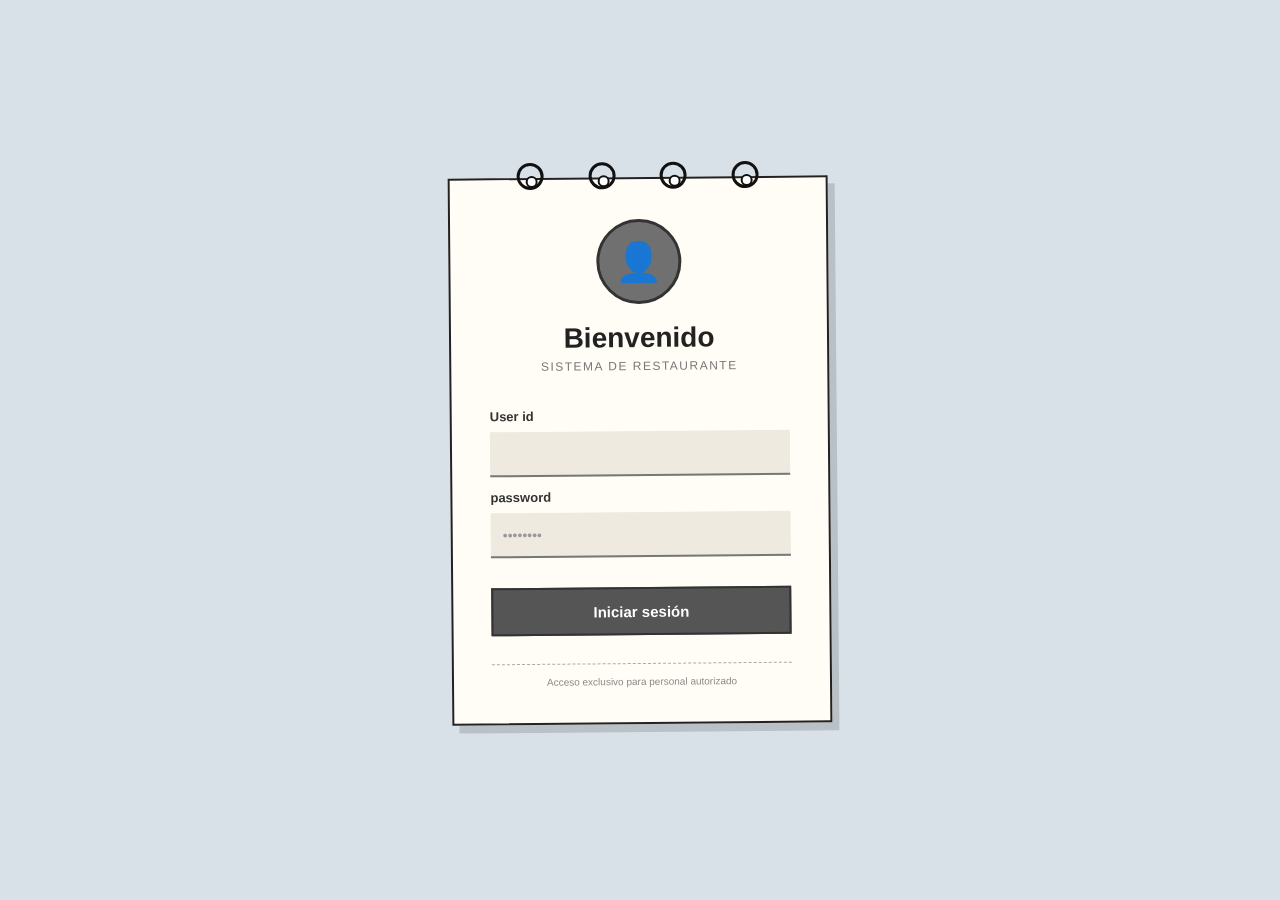
<file: Project/PointSale/login.html>
<!DOCTYPE html>
<html lang="es">

<head>

    <meta charset="UTF-8">

    <meta name="viewport"
          content="width=device-width, initial-scale=1.0">

    <title>Inicio de sesión</title>
    <link rel="stylesheet" href="style/login.css">

</head>


<body>


    <!-- =====================================================
         LOGIN
    ===================================================== -->

    <main class="login-container">


        <section class="login-card">


            <!-- ANILLOS -->

            <div class="anillos">

                <span class="anillo"></span>

                <span class="anillo"></span>

                <span class="anillo"></span>

                <span class="anillo"></span>

            </div>


            <!-- LOGO -->

            <div class="logo">

                👤

            </div>


            <!-- TÍTULO -->

            <h1 class="titulo">

                Bienvenido

            </h1>


            <p class="subtitulo">

                Sistema de restaurante

            </p>


            <!-- FORMULARIO -->

            <div class="formulario">


                <!-- CORREO -->

                <label for="user_id">

                    User id

                </label>


                <input
                    type="number"
                    id="user_id"
                    name="user id"
                    placeholder=""
                    required
                >


                <!-- CONTRASEÑA -->

                <label for="password">

                    password

                </label>


                <input
                    type="password"
                    id="password"
                    name="password"
                    placeholder="••••••••"
                    required
                >


                <!-- BOTÓN -->

                <button
                    type="submit"
                    class="boton-login"
                    onclick="login()">
                    Iniciar sesión
                </button>


            </div>
            <!-- PIE -->

            <div class="pie">

                Acceso exclusivo para personal autorizado

            </div>

            <script src="script/login.js"></script>
        </section>


    </main>


</body>

</html>
</file>
<file: Calculadora/style.css>
* {
    box-sizing: border-box;
}

body {

    margin: 0;

    min-height: 100vh;

    display: flex;
    justify-content: center;
    align-items: center;

    background-color: #222;

    font-family: Arial, sans-serif;
}


/* Calculadora */

.calculadora {

    width: 320px;

    padding: 20px;

    background-color: #151515;

    border-radius: 20px;

    box-shadow: 0 10px 30px #000;
}


/* Pantalla */

.board {

    width: 100%;

    height: 90px;

    margin-bottom: 20px;

    padding: 20px;

    display: flex;

    justify-content: flex-end;
    align-items: center;

    background-color: #333;

    color: white;

    border-radius: 10px;

    font-size: 40px;

    overflow: hidden;
}


/* Contenedor de botones */

.botones {

    display: grid;

    grid-template-columns: repeat(4, 1fr);

    gap: 10px;
}


/* Botones */

button {

    height: 60px;

    border: none;

    border-radius: 10px;

    background-color: #444;

    color: white;

    font-size: 22px;

    cursor: pointer;
}


/* Efecto al pasar el mouse */

button:hover {

    background-color: #555;

}


/* Efecto al presionar */

button:active {

    transform: scale(0.95);

}


/* Operadores */

.operador {

    background-color: #e67e22;

}

.operador:hover {

    background-color: #f39c12;

}


/* Botón limpiar */

.limpiar {

    background-color: #c0392b;

}

.limpiar:hover {

    background-color: #e74c3c;

}


/* Botón igual */

.igual {

    background-color: #27ae60;

}

.igual:hover {

    background-color: #2ecc71;

}


/* Botón cero */

.cero {

    grid-column: span 2;

}
</file>
<file: Resetario/style.css>
* {
    box-sizing: border-box;
    margin: 0;
    padding: 0;
}

body {
    font-family: Arial, Helvetica, sans-serif;
    background-color: #f5f5f5;
    color: #333;
    padding: 40px;
}


/* =========================
   TÍTULO PRINCIPAL
========================= */

h1 {
    text-align: center;
    font-size: 42px;
    margin-bottom: 40px;
    color: #d35400;
}


/* =========================
   RECETARIO
========================= */

.recipe-list {
    list-style: none;

    display: flex;
    justify-content: center;
    gap: 30px;
}


/* Tarjeta */

.recipe-card {
    width: 350px;

    background-color: white;

    border-radius: 15px;
    overflow: hidden;

    box-shadow: 0 5px 20px rgba(0, 0, 0, 0.15);

    transition:
        transform 0.3s ease,
        box-shadow 0.3s ease;
}


/* Efecto hover */

.recipe-card:hover {
    transform: translateY(-8px);

    box-shadow:
        0 10px 30px rgba(0, 0, 0, 0.2);
}


/* Enlace de la tarjeta */

.recipe-card a {
    display: block;

    text-decoration: none;
    color: inherit;
}


/* Imagen de la tarjeta */

.recipe-card img {
    width: 100%;
    height: 230px;

    object-fit: cover;

    display: block;
}


/* Contenido */

.recipe-content {
    padding: 20px;
}


/* Título de la receta */

.recipe-content h2 {
    font-size: 24px;
    color: #d35400;

    margin-bottom: 10px;
}


/* Descripción */

.recipe-content p {
    font-size: 15px;
    line-height: 1.6;

    color: #666;
}


/* =========================
   PÁGINA DE RECETA
========================= */

.recipe-image {
    display: block;

    max-width: 800px;

    margin: 0 auto 20px;
}

.recipe-image img {
    width: 100%;

    display: block;

    border-radius: 15px;
}


/* Descripción */

.recipe-description {
    max-width: 800px;

    margin: 0 auto 30px;

    font-size: 16px;
    line-height: 1.6;

    color: #666;
}


/* =========================
   SECCIONES DE LA RECETA
========================= */

.recipe-sections {
    max-width: 800px;

    margin: 0 auto;

    padding-left: 30px;
}


/* Cada sección */

.recipe-section {
    margin-bottom: 30px;
}


/* Títulos */

.recipe-section h2 {
    font-size: 28px;

    color: #d35400;

    margin-bottom: 15px;
}


/* =========================
   INGREDIENTES
========================= */

.ingredients {
    padding-left: 30px;
}

.ingredients li {
    margin-bottom: 8px;

    line-height: 1.5;
}


/* =========================
   PASOS
========================= */

.steps {
    padding-left: 30px;
}

.steps li {
    margin-bottom: 15px;

    line-height: 1.6;
}

.steps strong {
    color: #d35400;
}
</file>
<file: Tarjeta/style.css>
* {
    box-sizing: border-box;
}

body {
    margin: 0;
    font-family: Arial, sans-serif;
    background: #eeeeee;
    color: #222222;
}

main {
    width: 800px;
    max-width: 90%;
    margin: 50px auto;
}

section {
    background: white;
    padding: 30px;
    margin-bottom: 20px;
    border-radius: 15px;
}

.presentacion {
    text-align: center;
}

.presentacion img {
    width: 150px;
    height: 150px;
    border-radius: 50%;
    object-fit: cover;
}

h1 {
    margin-bottom: 5px;
}

.presentacion h2 {
    margin-top: 5px;
    color: #555555;
}

.habilidades ul {
    padding-left: 20px;
}

.proyectos article {
    border-left: 4px solid #333333;
    padding-left: 15px;
    margin-bottom: 20px;
}

.links {
    display: flex;
    gap: 20px;
}

.links a {
    text-decoration: none;
    color: #0066cc;
}

footer {
    text-align: center;
    padding: 20px;
}
</file>
<file: Tetrix/style.css>
* {
    box-sizing: border-box;
}

body {
    margin: 0;
    background: #111;
    color: white;

    font-family: Arial, sans-serif;

    display: flex;
    flex-direction: column;
    align-items: center;
}

h1 {
    font-size: 45px;
    margin: 20px 0;
    letter-spacing: 5px;
}

.game-container {
    display: flex;
    gap: 30px;
    align-items: flex-start;
}

/* Tablero */

#board {
    width: 300px;
    height: 600px;

    background: #1b1b1b;

    border: 4px solid #555;

    display: grid;

    grid-template-columns: repeat(10, 1fr);
    grid-template-rows: repeat(20, 1fr);
}

/* Cada celda */

.cell {
    border: 1px solid #292929;
}

/* Bloques */

.I {
    background: cyan;
}

.J {
    background: blue;
}

.L {
    background: orange;
}

.O {
    background: yellow;
}

.S {
    background: limegreen;
}

.T {
    background: purple;
}

.Z {
    background: red;
}

/* Panel */

.info {
    width: 180px;

    background: #1c1c1c;

    padding: 20px;

    border-radius: 10px;

    text-align: center;
}

.info h2 {
    margin-bottom: 5px;
}

.info p {
    font-size: 25px;
    margin-top: 5px;
}

button {
    width: 100%;

    padding: 10px;

    border: none;
    border-radius: 5px;

    background: #444;
    color: white;

    cursor: pointer;

    font-size: 16px;
}

button:hover {
    background: #666;
}

.controls {
    margin-top: 20px;

    font-size: 14px;
}

.controls p {
    font-size: 14px;
    margin: 8px;
}
</file>
<file: CV/style.css>
@import url('https://fonts.googleapis.com/css2?family=Quicksand:wght@400;500;600;700&display=swap');

  * { box-sizing: border-box; }

  body {
    margin: 0;
    background: #e9ebed;
    color: #20252b;
    font-family: "Quicksand", Arial, sans-serif;
    line-height: 1.35;
  }

  .cv {
    width: min(100%, 1050px);
    margin: 30px auto;
    background: #fff;
    box-shadow: 0 8px 30px rgba(0,0,0,.12);
    min-height: 1485px;
  }

  .header {
    background: #303b4d;
    color: white;
    padding: 45px 42px 38px;
  }

  .header h1 {
    margin: 0 0 12px;
    font-size: clamp(30px, 4vw, 45px);
    font-weight: 400;
    letter-spacing: .2px;
  }

  .contact {
    display: flex;
    flex-wrap: wrap;
    gap: 10px 24px;
    color: #aeb8c6;
    font-size: 14px;
  }

  .contact span { white-space: nowrap; }

  .layout {
    display: grid;
    grid-template-columns: minmax(0, 2.25fr) minmax(245px, 1fr);
    padding: 42px;
    gap: 36px;
  }

  main { min-width: 0; }

  aside {
    border-left: 1px solid #d9dcdf;
    padding-left: 36px;
  }

  h2 {
    color: #26364d;
    font-size: 27px;
    font-weight: 400;
    margin: 0 0 22px;
  }

  .section {
    padding-bottom: 22px;
    margin-bottom: 22px;
    border-bottom: 1px solid #e0e2e4;
  }

  .section:last-child { border-bottom: 0; }

  .entry {
    margin-bottom: 24px;
  }

  .entry:last-child { margin-bottom: 0; }

  .entry-title {
    display: flex;
    justify-content: space-between;
    gap: 20px;
    font-weight: 700;
    font-size: 16px;
  }

  .date {
    font-weight: 500;
    white-space: nowrap;
    color: #20252b;
  }

  .place {
    color: #747a83;
    margin: 2px 0 5px;
    font-size: 15px;
  }

  ul {
    margin: 5px 0 0;
    padding-left: 27px;
  }

  li {
    margin: 3px 0;
    font-size: 15px;
  }

  .profile {
    margin-bottom: 28px;
  }

  .profile h2 {
    line-height: 1.05;
    margin-bottom: 25px;
  }

  .data {
    margin-bottom: 19px;
  }

  .label {
    color: #8b8f95;
    font-size: 15px;
    margin-bottom: 1px;
  }

  .value {
    font-size: 16px;
  }

  .skills {
    border-top: 1px solid #e0e2e4;
    padding-top: 18px;
  }

  .skill {
    margin-bottom: 20px;
  }

  .skill-name {
    font-size: 15px;
    margin-bottom: 8px;
  }

  .bar {
    height: 7px;
    background: #e5e7e9;
    overflow: hidden;
  }

  .bar > span {
    display: block;
    height: 100%;
    background: #303b4d;
  }

  .print-btn {
    position: fixed;
    right: 20px;
    bottom: 20px;
    border: 0;
    border-radius: 8px;
    padding: 12px 17px;
    background: #303b4d;
    color: white;
    cursor: pointer;
    font-family: inherit;
    box-shadow: 0 5px 18px rgba(0,0,0,.2);
  }

  @media (max-width: 760px) {
    .cv { margin: 0; box-shadow: none; }
    .layout {
      grid-template-columns: 1fr;
      padding: 28px 24px;
    }
    aside {
      border-left: 0;
      border-top: 1px solid #d9dcdf;
      padding: 28px 0 0;
    }
    .entry-title { flex-direction: column; gap: 2px; }
    .date { white-space: normal; }
    .header { padding: 32px 24px; }
  }

  @media print {
    body { background: white; }
    .cv {
      width: 100%;
      margin: 0;
      box-shadow: none;
    }
    .print-btn { display: none; }
    @page { size: A4; margin: 0; }
  }


.links {
    margin-top: 30px;
}

.links h2 {
    margin-bottom: 15px;
}

.link {
    margin-bottom: 15px;
}

.link span {
    display: block;
    font-weight: bold;
    margin-bottom: 4px;
}

.link a {
    color: inherit;
    text-decoration: none;
    font-size: 13px;
    word-break: break-word;
}

.link a:hover {
    text-decoration: underline;
}
</file>
<file: Project/PointSale/style/dashboard.css>
/* =====================================================
   CONFIGURACIÓN GENERAL
===================================================== */

* {
    box-sizing: border-box;
    margin: 0;
    padding: 0;
}

body {
    font-family: Arial, Helvetica, sans-serif;
    height: 100vh;
    overflow: hidden;
    background: #ffffff;
}

.contenedor {
    width: 100%;
    height: 100vh;
    display: flex;
    background: #d9e1e8;
}


/* =====================================================
   SIDEBAR
===================================================== */

.sidebar {
    width: 190px;
    min-width: 190px;
    height: 100vh;

    background: #707070;
    border-right: 2px solid #555;

    display: flex;
    flex-direction: column;

    padding: 15px 12px;
}


/* =====================================================
   PERFIL
===================================================== */

.perfil {
    flex-shrink: 0;

    display: flex;
    flex-direction: column;
    align-items: center;
}

.foto-mesero {
    width: 100px;
    height: 100px;

    border-radius: 50%;
    background: #d9e1e8;
    border: 2px solid #444;

    display: flex;
    align-items: center;
    justify-content: center;

    font-size: 45px;
    color: #555;

    margin-bottom: 10px;
}

.nombre-mesero {
    color: #111;
    font-size: 22px;
    font-weight: bold;
    text-align: center;
}

.cargo-mesero {
    color: #333;
    font-size: 11px;
    font-weight: bold;
    text-transform: uppercase;
    margin-top: 3px;
}


/* =====================================================
   NUEVA CUENTA
===================================================== */

.nueva-cuenta {
    flex-shrink: 0;

    width: 155px;
    height: 42px;

    margin: 18px auto 12px;

    border: 2px solid #333;
    background: #444;
    color: #eee;

    font-size: 14px;
    font-weight: bold;

    cursor: pointer;
}

.nueva-cuenta:hover {
    background: #333;
}


/* =====================================================
   SEPARADOR
===================================================== */

.separador {
    width: 155px;
    height: 1px;

    background: #555;

    margin: 5px auto 12px;

    flex-shrink: 0;
}


/* =====================================================
   ADMINISTRACIÓN
===================================================== */

.administracion {
    flex: 1;
    min-height: 0;

    overflow-y: auto;
    overflow-x: hidden;

    padding-right: 4px;
}

.titulo-admin {
    width: 155px;

    margin: 0 auto 8px;

    color: #222;
    font-size: 11px;
    font-weight: bold;

    letter-spacing: 1px;
    text-transform: uppercase;
}

.menu {
    width: 155px;
    margin: auto;
}

.menu-boton {
    width: 100%;
    height: 38px;

    border: none;
    background: transparent;
    color: #222;

    text-align: left;
    padding-left: 12px;

    font-size: 14px;
    cursor: pointer;

    margin-bottom: 3px;
}

.menu-boton:hover {
    background: #626262;
}

.menu-boton.activo {
    background: #5b5b5b;
    font-weight: bold;

    border-left: 4px solid #222;
    padding-left: 8px;
}


/* =====================================================
   SUBMENÚ
===================================================== */

.subtitulo {
    width: 155px;

    margin: 18px auto 6px;

    color: #333;
    font-size: 10px;
    font-weight: bold;

    text-transform: uppercase;
}


/* =====================================================
   BOTÓN PAGAR
===================================================== */

.boton-pagar {
    width: 155px;
    height: 42px;

    margin: 15px auto;

    display: block;

    border: 2px solid #555;
    background: #777;
    color: #222;

    font-size: 14px;
    font-weight: bold;

    cursor: pointer;
}

.boton-pagar:hover {
    background: #666;
}


/* =====================================================
   CAMBIAR MESERO
===================================================== */

.parte-inferior {
    flex-shrink: 0;
    padding-top: 10px;
}

.cambiar-mesero {
    width: 155px;
    height: 42px;

    display: block;
    margin: auto;

    border: 2px solid #555;
    background: #777;
    color: #222;

    font-size: 13px;
    font-weight: bold;

    cursor: pointer;
}

.cambiar-mesero:hover {
    background: #626262;
}


/* =====================================================
   SCROLLBAR ADMINISTRACIÓN
===================================================== */

.administracion::-webkit-scrollbar {
    width: 6px;
}

.administracion::-webkit-scrollbar-track {
    background: #666;
}

.administracion::-webkit-scrollbar-thumb {
    background: #444;
    border-radius: 5px;
}
</file>
<file: Project/PointSale/style/login.css>
/* =====================================================
           CONFIGURACIÓN GENERAL
        ===================================================== */

        * {
            box-sizing: border-box;
            margin: 0;
            padding: 0;
        }


        body {

            width: 100%;
            height: 100vh;

            font-family:
                Arial,
                Helvetica,
                sans-serif;

            background: #d9e1e8;

            display: flex;

            justify-content: center;

            align-items: center;

            overflow: hidden;
        }


        /* =====================================================
           CONTENEDOR
        ===================================================== */

        .login-container {

            width: 100%;

            max-width: 430px;

            padding: 25px;
        }


        /* =====================================================
           TARJETA DE LOGIN
        ===================================================== */

        .login-card {

            position: relative;

            width: 100%;

            padding: 40px 38px 35px;

            background: #fffdf5;

            border: 2px solid #222;

            box-shadow:
                7px 8px 0 rgba(0, 0, 0, 0.15);

            transform: rotate(-0.5deg);
        }


        /* =====================================================
           DECORACIÓN SUPERIOR
        ===================================================== */

        .anillos {

            position: absolute;

            top: -17px;

            left: 45px;

            right: 45px;

            display: flex;

            justify-content: space-around;
        }


        .anillo {

            width: 27px;

            height: 27px;

            border: 3px solid #111;

            border-radius: 50%;

            background: transparent;

            position: relative;
        }


        .anillo::after {

            content: "";

            position: absolute;

            width: 8px;

            height: 8px;

            border: 2px solid #111;

            border-radius: 50%;

            background: #fff;

            left: 6px;

            top: 10px;
        }


        /* =====================================================
           LOGO
        ===================================================== */

        .logo {

            width: 85px;

            height: 85px;

            margin: 0 auto 18px;

            border-radius: 50%;

            background: #707070;

            border: 3px solid #333;

            display: flex;

            align-items: center;

            justify-content: center;

            font-size: 38px;

            color: #eee;
        }


        /* =====================================================
           TÍTULO
        ===================================================== */

        .titulo {

            text-align: center;

            font-size: 28px;

            font-weight: bold;

            color: #222;

            margin-bottom: 5px;
        }


        .subtitulo {

            text-align: center;

            font-size: 12px;

            color: #777;

            text-transform: uppercase;

            letter-spacing: 1.5px;

            margin-bottom: 30px;
        }


        /* =====================================================
           FORMULARIO
        ===================================================== */

        .formulario {

            display: flex;

            flex-direction: column;

            gap: 8px;
        }


        /* =====================================================
           LABELS
        ===================================================== */

        label {

            font-size: 13px;

            font-weight: bold;

            color: #333;

            margin-top: 5px;
        }


        /* =====================================================
           INPUTS
        ===================================================== */

        input {

            width: 100%;

            height: 45px;

            border: none;

            border-bottom: 2px solid #777;

            background: #eeeae0;

            padding: 0 12px;

            font-size: 14px;

            color: #222;

            outline: none;

            transition:
                border-color 0.2s,
                background 0.2s;
        }


        input:focus {

            border-bottom:
                2px solid #222;

            background: #e4e0d7;
        }


        input::placeholder {

            color: #999;
        }


        /* =====================================================
           BOTÓN LOGIN
        ===================================================== */

        .boton-login {

            width: 100%;

            height: 48px;

            margin-top: 22px;

            border: 2px solid #333;

            background: #555;

            color: #fff;

            font-size: 15px;

            font-weight: bold;

            cursor: pointer;

            transition:
                background 0.2s,
                transform 0.15s;
        }


        .boton-login:hover {

            background: #333;

            transform: translateY(-1px);
        }


        .boton-login:active {

            transform: translateY(1px);
        }


        /* =====================================================
           RECUPERAR CONTRASEÑA
        ===================================================== */

        .recuperar {

            display: block;

            margin-top: 18px;

            text-align: center;

            color: #555;

            font-size: 12px;

            text-decoration: none;
        }


        .recuperar:hover {

            text-decoration: underline;

            color: #222;
        }


        /* =====================================================
           PIE DE TARJETA
        ===================================================== */

        .pie {

            margin-top: 28px;

            padding-top: 12px;

            border-top:
                1px dashed #aaa;

            text-align: center;

            font-size: 10px;

            color: #888;
        }


        /* =====================================================
           RESPONSIVE
        ===================================================== */

        @media (max-width: 500px) {

            body {

                overflow-y: auto;
            }


            .login-container {

                padding: 20px;
            }


            .login-card {

                padding:
                    35px 25px 30px;
            }


            .titulo {

                font-size: 24px;
            }
        }
</file>
